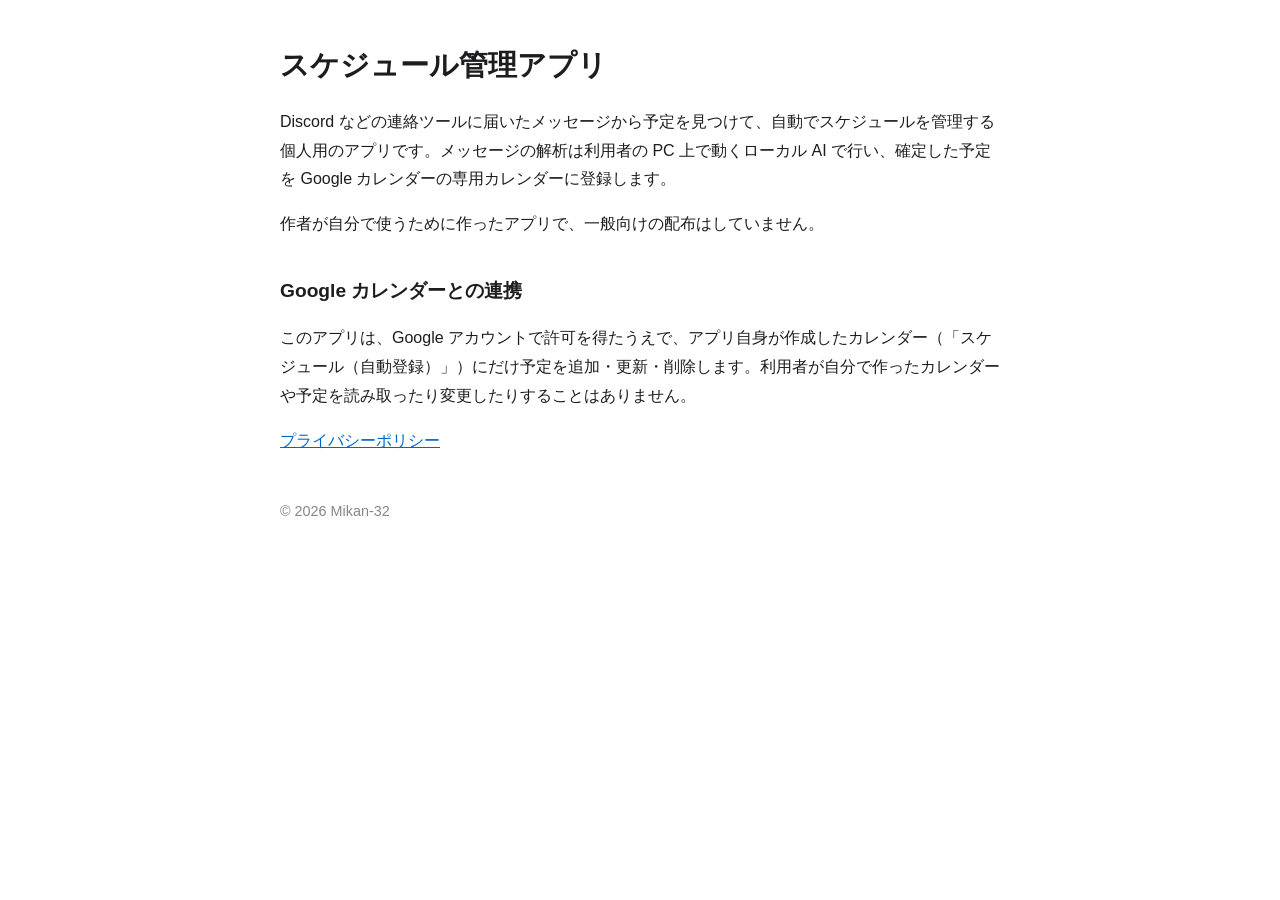
<file: index.html>
<!doctype html>
<html lang="ja">
<head>
<meta charset="utf-8">
<meta name="viewport" content="width=device-width, initial-scale=1">
<title>スケジュール管理アプリ</title>
<style>
body{font-family:-apple-system,BlinkMacSystemFont,"Hiragino Sans","Yu Gothic UI","Meiryo",sans-serif;max-width:720px;margin:40px auto;padding:0 20px;line-height:1.8;color:#1d1d1f;background:#fff}
h1{font-size:1.8em;margin-bottom:.4em}
h2{font-size:1.2em;margin-top:1.8em}
a{color:#0066cc}
code{font-size:.9em;background:#f2f2f2;padding:1px 4px;border-radius:4px;word-break:break-all}
footer{margin-top:3em;color:#86868b;font-size:.9em}
@media (prefers-color-scheme:dark){body{color:#f5f5f7;background:#000}a{color:#2997ff}code{background:#1d1d1f}}
</style>
</head>
<body>
<h1>スケジュール管理アプリ</h1>
<p>Discord などの連絡ツールに届いたメッセージから予定を見つけて、自動でスケジュールを管理する個人用のアプリです。メッセージの解析は利用者の PC 上で動くローカル AI で行い、確定した予定を Google カレンダーの専用カレンダーに登録します。</p>
<p>作者が自分で使うために作ったアプリで、一般向けの配布はしていません。</p>

<h2>Google カレンダーとの連携</h2>
<p>このアプリは、Google アカウントで許可を得たうえで、アプリ自身が作成したカレンダー（「スケジュール（自動登録）」）にだけ予定を追加・更新・削除します。利用者が自分で作ったカレンダーや予定を読み取ったり変更したりすることはありません。</p>

<p><a href="privacy.html">プライバシーポリシー</a></p>

<footer>&copy; 2026 Mikan-32</footer>
</body>
</html>
</file>
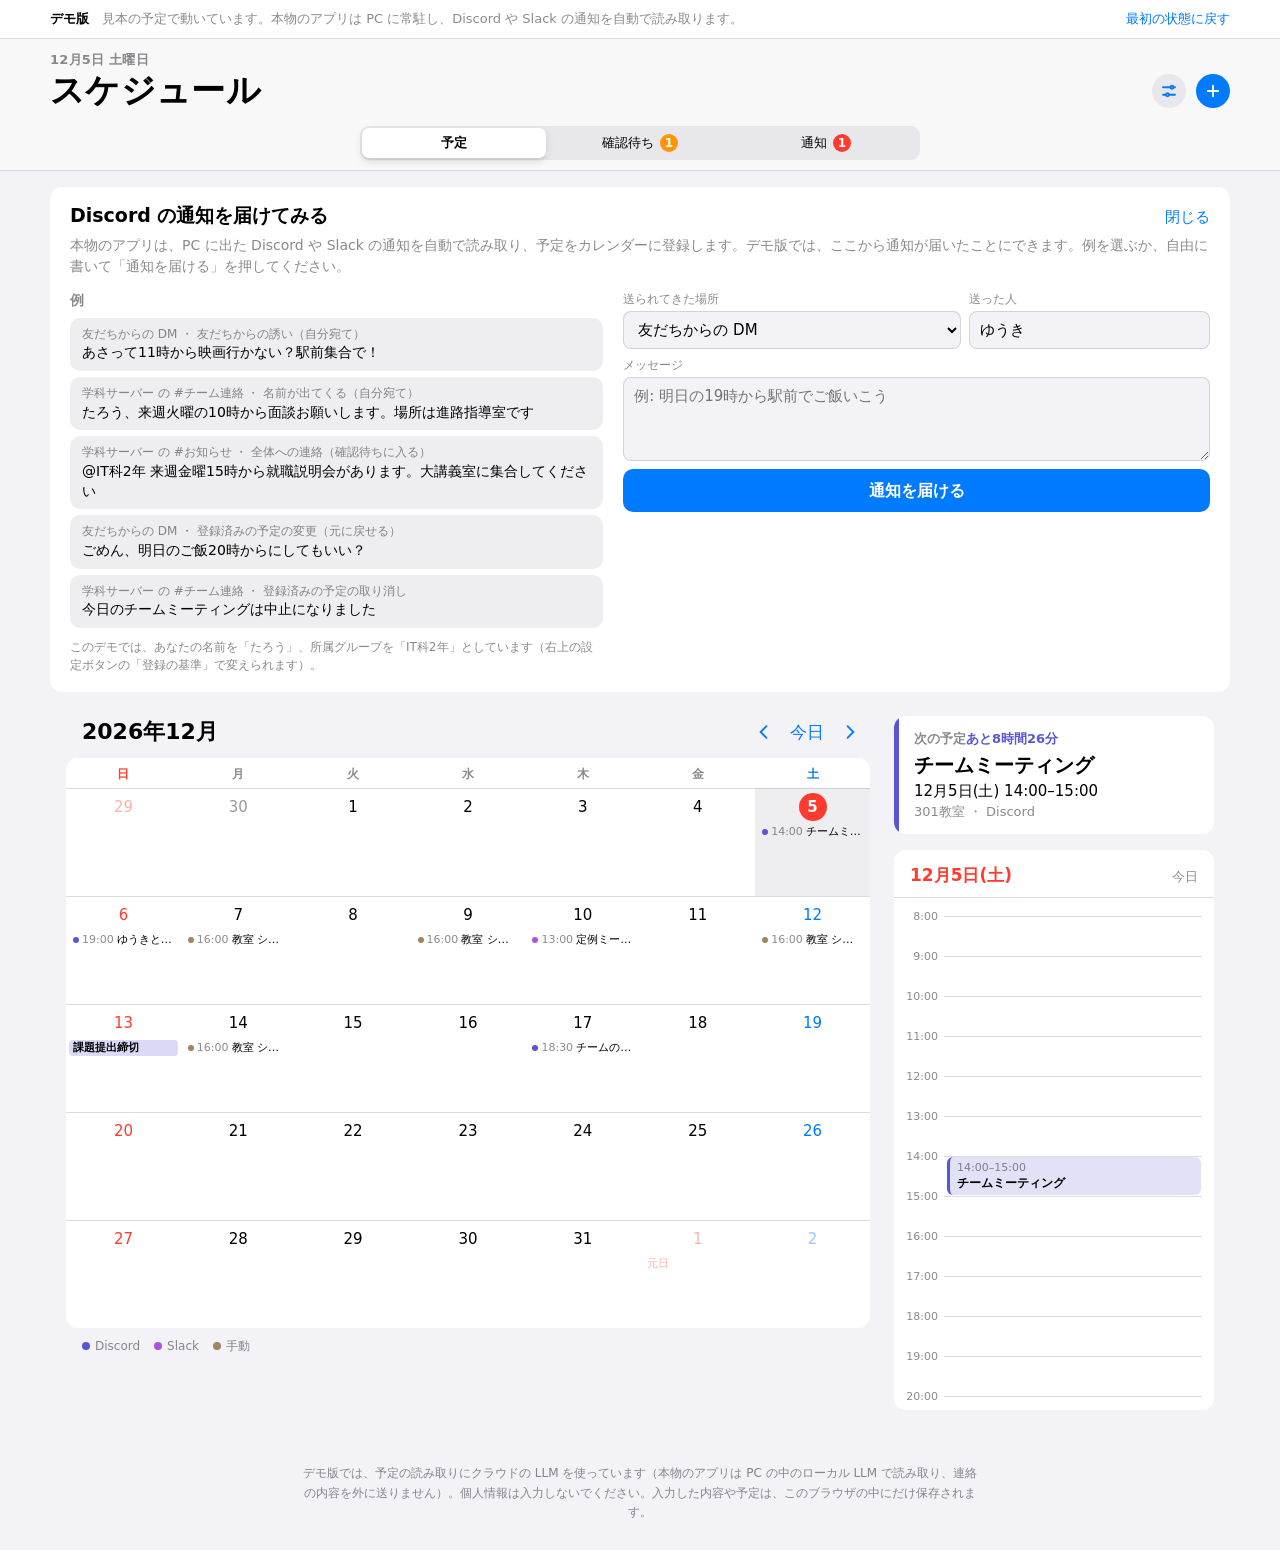
<file: demo/index.html>
<!doctype html>
<html lang="ja">
<head>
  <meta charset="utf-8">
  <meta name="viewport" content="width=device-width, initial-scale=1, viewport-fit=cover">
  <meta name="color-scheme" content="light dark">
  <title>スケジュール管理アプリ（デモ版）</title>
  <meta name="description" content="Discord や Slack に届いた連絡から、予定を自動でカレンダーに登録するアプリのデモ版です。">
  <link rel="stylesheet" href="static/style.css">
  <link rel="stylesheet" href="static/demo.css">
</head>
<body>
  <header class="navbar">
    <div class="navbar-inner">
      <div>
        <p class="eyebrow" id="today-label"></p>
        <h1 class="large-title">スケジュール</h1>
      </div>
      <div class="navbar-actions">
        <button class="icon-button" id="open-settings" aria-label="登録の基準" title="登録の基準（名前・所属グループ・宛先ごとの扱い）">
          <svg viewBox="0 0 24 24" aria-hidden="true"><path d="M4 7h10M18 7h2M4 17h4M12 17h8"/><circle cx="16" cy="7" r="2"/><circle cx="10" cy="17" r="2"/></svg>
        </button>
        <button class="icon-button filled" id="open-sheet" aria-label="予定を追加" title="予定を追加">
          <svg viewBox="0 0 24 24" aria-hidden="true"><path d="M12 5v14M5 12h14"/></svg>
        </button>
      </div>
    </div>
    <nav class="segmented" role="tablist">
      <button role="tab" class="segment active" data-tab="events">予定</button>
      <button role="tab" class="segment" data-tab="pending">確認待ち<span class="badge orange" id="pending-badge" hidden></span></button>
      <button role="tab" class="segment" data-tab="notifications">通知<span class="badge" id="unread-badge" hidden></span></button>
    </nav>
  </header>

  <main id="content" class="content" aria-live="polite"></main>

  <footer class="statusbar" id="statusbar"></footer>

  <!-- 追加シート -->
  <div class="sheet-backdrop" id="sheet" hidden>
    <section class="sheet" role="dialog" aria-modal="true" aria-labelledby="sheet-title">
      <div class="sheet-header">
        <button class="text-button" id="close-sheet">キャンセル</button>
        <h2 id="sheet-title">予定を追加</h2>
        <span class="spacer"></span>
      </div>
      <nav class="segmented small" id="sheet-tabs">
        <button class="segment active" data-mode="analyze">メッセージを解析</button>
        <button class="segment" data-mode="manual">手動で入力</button>
      </nav>

      <form id="analyze-form" class="sheet-body">
        <div class="group">
          <textarea name="text" rows="5" placeholder="Discord などのメッセージや画像・PDF を貼り付け&#10;例: 来週水曜の15時から定例ミーティングです。場所は会議室Aで。"></textarea>
          <div class="thumbs" id="thumbs" hidden></div>
          <div class="row file-row">
            <label class="text-button">
              <input type="file" id="image-input" accept="image/*,application/pdf,.pdf" multiple hidden>画像・PDF を選択
            </label>
            <span class="secondary" id="file-names"></span>
          </div>
        </div>
        <p class="footnote" id="analyze-note"></p>
        <button class="primary-button" type="submit"><span class="label">解析する</span></button>
        <div id="analyze-jobs"></div>
      </form>

      <form id="manual-form" class="sheet-body" hidden>
        <div class="group">
          <label class="row field"><span>タイトル</span><input name="title" required placeholder="定例ミーティング"></label>
          <label class="row field"><span>日付</span><input name="date" type="date" required></label>
          <label class="row field"><span>開始</span><input name="start_time" type="time"></label>
          <label class="row field"><span>終了</span><input name="end_time" type="time"></label>
          <label class="row field"><span>場所</span><input name="location" placeholder="任意"></label>
        </div>
        <p class="footnote">開始時刻を空欄にすると終日の予定になります。</p>
        <button class="primary-button" type="submit"><span class="label">追加</span></button>
      </form>
    </section>
  </div>

  <!-- 登録の基準シート -->
  <div class="sheet-backdrop" id="settings-sheet" hidden>
    <section class="sheet" role="dialog" aria-modal="true" aria-labelledby="settings-title">
      <div class="sheet-header">
        <button class="text-button" id="close-settings" type="button">キャンセル</button>
        <h2 id="settings-title">登録の基準</h2>
        <button class="text-button end" type="submit" form="settings-form">保存</button>
      </div>
      <form id="settings-form" class="sheet-body settings">
        <div class="section-label">あなた</div>
        <div class="group">
          <label class="row field"><span>名前</span><input name="names" placeholder="たろう, タロウ" autocomplete="off"></label>
          <label class="row field"><span>所属グループ</span><input name="groups" placeholder="IT科2年" autocomplete="off"></label>
        </div>
        <p class="footnote">名前はメンションや呼びかけで使われる表示名・ニックネーム、所属グループは @ロール名 やチーム名です（どちらもカンマ区切り）。</p>
        <div class="section-label">宛先ごとの扱い</div>
        <div class="group" id="audience-actions"></div>
        <p class="footnote">「確認」は確認待ちタブで追加するか選べます。「見送り」は通知タブに残り、「自分の予定として追加する」であとから登録できます。名前が出てくるメッセージは、ほかの条件より優先して自分宛てになります。</p>
      </form>
    </section>
  </div>

  <div class="drop-overlay" id="drop-overlay" hidden><div>画像・PDF をドロップして予定を読み取る</div></div>
  <div class="toast" id="toast" hidden></div>
  <script src="static/demo-config.js"></script>
  <script src="static/demo-holidays.js"></script>
  <script src="static/demo-backend.js"></script>
  <script src="static/app.js"></script>
  <script src="static/demo-ui.js"></script>
</body>
</html>
</file>
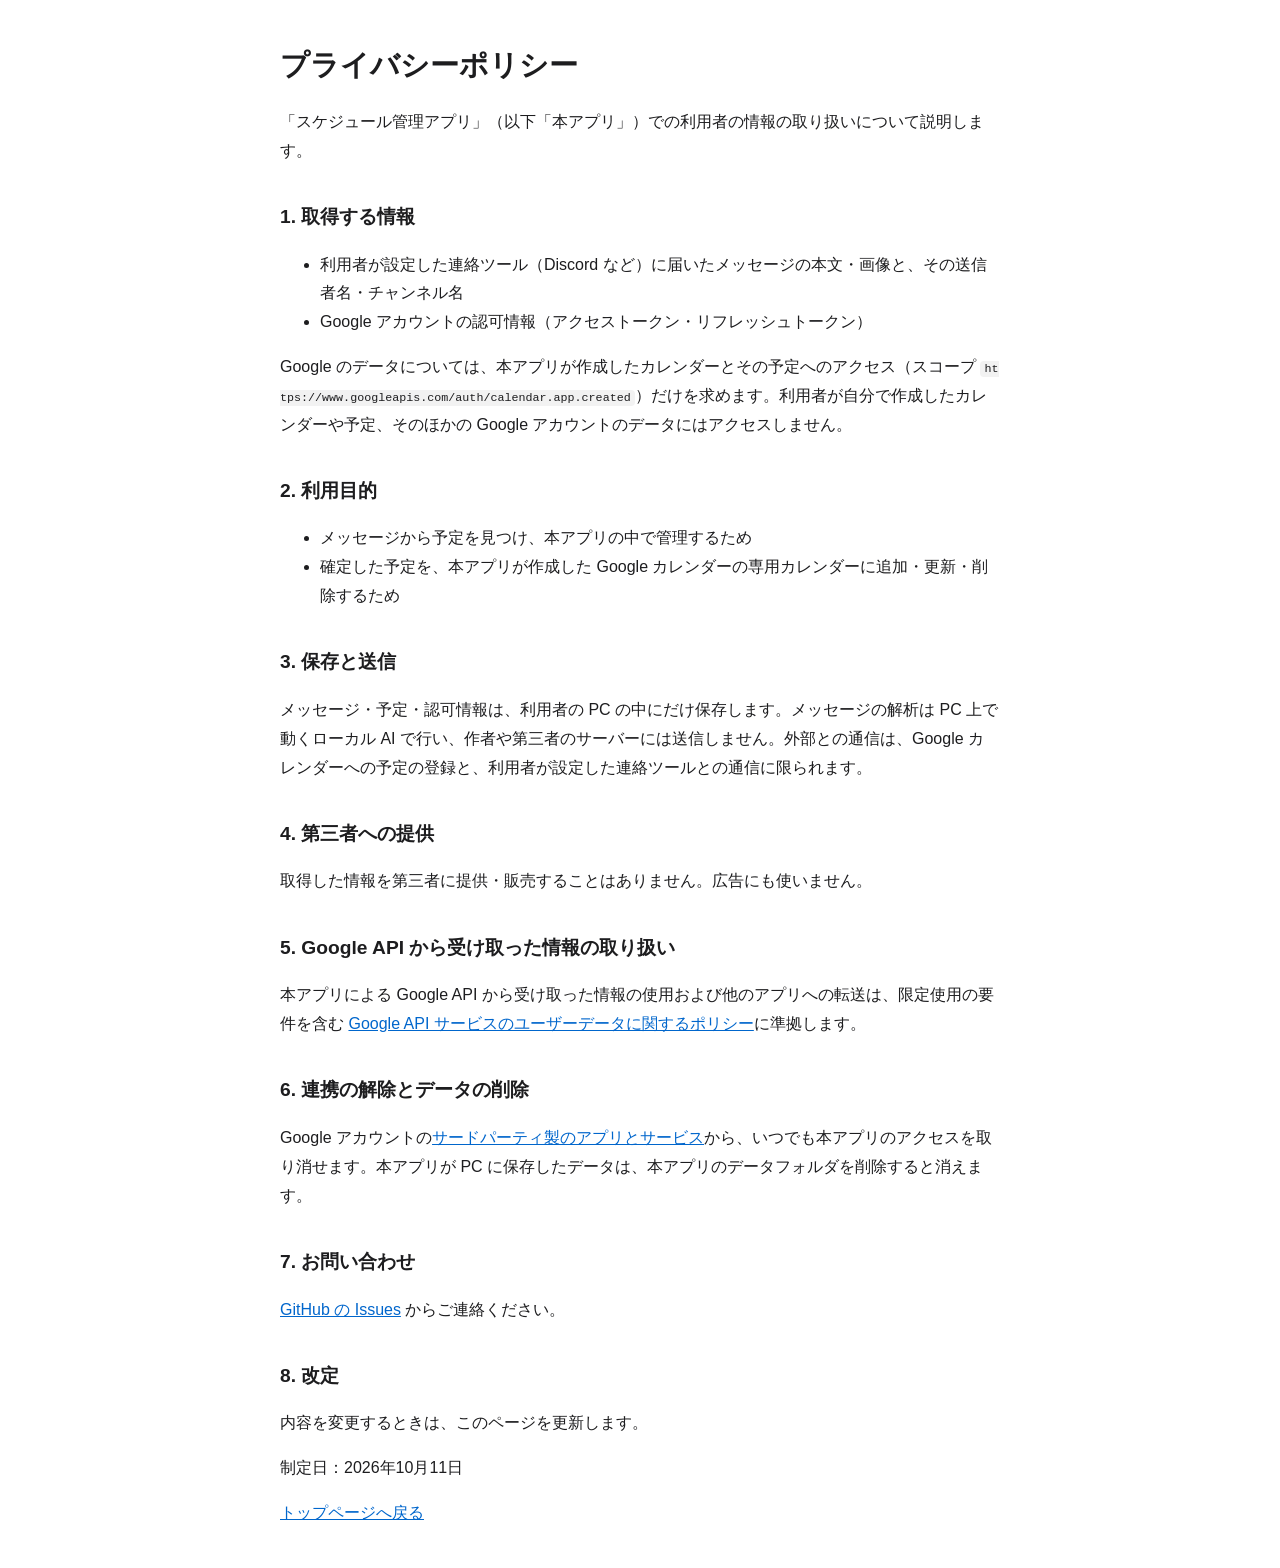
<file: privacy.html>
<!doctype html>
<html lang="ja">
<head>
<meta charset="utf-8">
<meta name="viewport" content="width=device-width, initial-scale=1">
<title>プライバシーポリシー - スケジュール管理アプリ</title>
<style>
body{font-family:-apple-system,BlinkMacSystemFont,"Hiragino Sans","Yu Gothic UI","Meiryo",sans-serif;max-width:720px;margin:40px auto;padding:0 20px;line-height:1.8;color:#1d1d1f;background:#fff}
h1{font-size:1.8em;margin-bottom:.4em}
h2{font-size:1.2em;margin-top:1.8em}
a{color:#0066cc}
code{font-size:.9em;background:#f2f2f2;padding:1px 4px;border-radius:4px;word-break:break-all}
footer{margin-top:3em;color:#86868b;font-size:.9em}
@media (prefers-color-scheme:dark){body{color:#f5f5f7;background:#000}a{color:#2997ff}code{background:#1d1d1f}}
</style>
</head>
<body>
<h1>プライバシーポリシー</h1>
<p>「スケジュール管理アプリ」（以下「本アプリ」）での利用者の情報の取り扱いについて説明します。</p>

<h2>1. 取得する情報</h2>
<ul>
<li>利用者が設定した連絡ツール（Discord など）に届いたメッセージの本文・画像と、その送信者名・チャンネル名</li>
<li>Google アカウントの認可情報（アクセストークン・リフレッシュトークン）</li>
</ul>
<p>Google のデータについては、本アプリが作成したカレンダーとその予定へのアクセス（スコープ <code>https://www.googleapis.com/auth/calendar.app.created</code>）だけを求めます。利用者が自分で作成したカレンダーや予定、そのほかの Google アカウントのデータにはアクセスしません。</p>

<h2>2. 利用目的</h2>
<ul>
<li>メッセージから予定を見つけ、本アプリの中で管理するため</li>
<li>確定した予定を、本アプリが作成した Google カレンダーの専用カレンダーに追加・更新・削除するため</li>
</ul>

<h2>3. 保存と送信</h2>
<p>メッセージ・予定・認可情報は、利用者の PC の中にだけ保存します。メッセージの解析は PC 上で動くローカル AI で行い、作者や第三者のサーバーには送信しません。外部との通信は、Google カレンダーへの予定の登録と、利用者が設定した連絡ツールとの通信に限られます。</p>

<h2>4. 第三者への提供</h2>
<p>取得した情報を第三者に提供・販売することはありません。広告にも使いません。</p>

<h2>5. Google API から受け取った情報の取り扱い</h2>
<p>本アプリによる Google API から受け取った情報の使用および他のアプリへの転送は、限定使用の要件を含む <a href="https://developers.google.com/terms/api-services-user-data-policy">Google API サービスのユーザーデータに関するポリシー</a>に準拠します。</p>

<h2>6. 連携の解除とデータの削除</h2>
<p>Google アカウントの<a href="https://myaccount.google.com/connections">サードパーティ製のアプリとサービス</a>から、いつでも本アプリのアクセスを取り消せます。本アプリが PC に保存したデータは、本アプリのデータフォルダを削除すると消えます。</p>

<h2>7. お問い合わせ</h2>
<p><a href="https://github.com/Mikan-32/schedule-app-site/issues">GitHub の Issues</a> からご連絡ください。</p>

<h2>8. 改定</h2>
<p>内容を変更するときは、このページを更新します。</p>
<p>制定日：2026年10月11日</p>

<p><a href="./">トップページへ戻る</a></p>
</body>
</html>
</file>
<file: demo/static/style.css>
/* Apple Human Interface Guidelines を参考にしたシンプルなスタイル */
:root {
  --bg: #f2f2f7;
  --card: #ffffff;
  --label: #000000;
  --secondary: rgba(60, 60, 67, 0.6);
  --tertiary: rgba(60, 60, 67, 0.3);
  --separator: rgba(60, 60, 67, 0.18);
  --fill: rgba(118, 118, 128, 0.12);
  --bar: rgba(249, 249, 249, 0.8);
  --blue: #007aff;
  --red: #ff3b30;
  --orange: #ff9500;
  --green: #34c759;
  --gray: #8e8e93;
  --radius: 12px;
  font-family: -apple-system, BlinkMacSystemFont, "SF Pro Text", "Hiragino Sans", "Hiragino Kaku Gothic ProN",
    "Segoe UI Variable Text", "Segoe UI", "Yu Gothic UI", Meiryo, system-ui, sans-serif;
  -webkit-font-smoothing: antialiased;
  color-scheme: light dark;
}
@media (prefers-color-scheme: dark) {
  :root {
    --bg: #000000;
    --card: #1c1c1e;
    --label: #ffffff;
    --secondary: rgba(235, 235, 245, 0.6);
    --tertiary: rgba(235, 235, 245, 0.3);
    --separator: rgba(84, 84, 88, 0.6);
    --fill: rgba(118, 118, 128, 0.24);
    --bar: rgba(22, 22, 24, 0.8);
    --blue: #0a84ff;
    --red: #ff453a;
    --orange: #ff9f0a;
    --green: #30d158;
  }
}

* { box-sizing: border-box; }
html, body { margin: 0; background: var(--bg); color: var(--label); }
body { font-size: 17px; line-height: 1.35; min-height: 100vh; display: flex; flex-direction: column; }
button { font: inherit; color: inherit; }
[hidden] { display: none !important; }

/* ---------- Navigation bar ---------- */
.navbar {
  position: sticky; top: 0; z-index: 10;
  background: var(--bar);
  backdrop-filter: saturate(180%) blur(20px);
  -webkit-backdrop-filter: saturate(180%) blur(20px);
  border-bottom: 0.5px solid var(--separator);
  padding: 12px 20px 10px;
}
.navbar-inner, .segmented, .content, .statusbar { max-width: 720px; margin-left: auto; margin-right: auto; width: 100%; }
.navbar-inner { display: flex; align-items: flex-end; justify-content: space-between; }
.eyebrow { margin: 0; color: var(--secondary); font-size: 13px; font-weight: 600; letter-spacing: .02em; }
.large-title { margin: 0; font-size: 34px; font-weight: 700; letter-spacing: .01em; }

.icon-button {
  width: 34px; height: 34px; border-radius: 50%; border: 0; display: grid; place-items: center;
  background: var(--fill); color: var(--blue); cursor: pointer; transition: opacity .15s;
}
.icon-button.filled { background: var(--blue); color: #fff; }
.navbar-actions { display: flex; gap: 10px; align-items: center; margin-bottom: 6px; }
.icon-button svg { width: 18px; height: 18px; stroke: currentColor; stroke-width: 2.4; fill: none; stroke-linecap: round; }
.icon-button:active { opacity: .6; }

/* ---------- Segmented control ---------- */
.segmented {
  display: flex; gap: 2px; margin-top: 12px; padding: 2px; border-radius: 9px; background: var(--fill);
}
.segment {
  flex: 1; border: 0; background: transparent; padding: 6px 8px; border-radius: 7px;
  font-size: 13px; font-weight: 500; cursor: pointer; display: inline-flex; align-items: center; justify-content: center; gap: 6px;
}
.segment.active { background: var(--card); box-shadow: 0 3px 8px rgba(0,0,0,.12), 0 3px 1px rgba(0,0,0,.04); font-weight: 600; }
@media (prefers-color-scheme: dark) { .segment.active { background: #636366; } }
.segmented.small { margin: 0 16px 8px; width: auto; }

.badge {
  min-width: 18px; height: 18px; padding: 0 5px; border-radius: 9px; background: var(--red); color: #fff;
  font-size: 12px; font-weight: 600; line-height: 18px; text-align: center;
}
.badge.orange { background: var(--orange); }

/* ---------- Content ---------- */
.content { flex: 1; padding: 8px 16px 40px; }
.section-header {
  margin: 22px 16px 6px; font-size: 13px; color: var(--secondary); text-transform: uppercase; letter-spacing: .02em;
  display: flex; justify-content: space-between; align-items: baseline;
}
.section-header strong { color: var(--label); font-weight: 600; text-transform: none; font-size: 15px; }
.section-header .today { color: var(--red); }

.group { background: var(--card); border-radius: var(--radius); overflow: hidden; }
.row { display: flex; align-items: center; gap: 12px; padding: 11px 16px; position: relative; min-height: 44px; }
.row + .row::before {
  content: ""; position: absolute; top: 0; left: 16px; right: 0; border-top: 0.5px solid var(--separator);
}

.event-row .time { width: 64px; flex-shrink: 0; font-size: 15px; font-variant-numeric: tabular-nums; }
.event-row .time small { display: block; color: var(--secondary); font-size: 13px; }
.event-row .bar { width: 4px; align-self: stretch; border-radius: 2px; background: var(--blue); flex-shrink: 0; }
.event-row .bar.allday { background: var(--green); }
.event-row .bar.pending { background: var(--orange); }
.event-row .body { flex: 1; min-width: 0; }
.event-row .title { font-weight: 500; overflow-wrap: anywhere; }
.event-row .meta { color: var(--secondary); font-size: 13px; margin-top: 2px; overflow-wrap: anywhere; }
.event-row .meta a { color: var(--blue); text-decoration: none; }
.event-row .delete { opacity: 0; transition: opacity .15s; color: var(--red); background: transparent; }
.event-row:hover .delete, .event-row .delete:focus-visible { opacity: 1; }
@media (hover: none) { .event-row .delete { opacity: 1; } }

.secondary { color: var(--secondary); font-size: 15px; }
.footnote { color: var(--secondary); font-size: 13px; margin: 8px 16px 16px; }

.empty { text-align: center; color: var(--secondary); padding: 72px 20px; }
.empty .glyph { font-size: 44px; color: var(--tertiary); display: block; margin-bottom: 8px; font-weight: 200; }
.empty h3 { margin: 0 0 4px; color: var(--label); font-size: 20px; font-weight: 600; }
.empty p { margin: 0; font-size: 15px; }

/* ---------- Calendar ---------- */
/* 連絡元ごとの色（Apple のシステムカラー。赤は今日・祝日、オレンジは確認待ちに使うので避ける） */
.app-discord { --c: #5856d6; }
.app-slack { --c: #af52de; }
.app-teams { --c: #30b0c7; }
.app-zoom { --c: #007aff; }
.app-line { --c: #34c759; }
.app-manual { --c: #a2845e; }
.app-other { --c: #8e8e93; }
@media (prefers-color-scheme: dark) {
  .app-discord { --c: #5e5ce6; }
  .app-slack { --c: #bf5af2; }
  .app-teams { --c: #40c8e0; }
  .app-zoom { --c: #0a84ff; }
  .app-line { --c: #30d158; }
  .app-manual { --c: #ac8e68; }
  .app-other { --c: #98989d; }
}

.cal-header { display: flex; align-items: center; justify-content: space-between; margin: 16px 4px 10px 16px; }
.cal-title { margin: 0; font-size: 22px; font-weight: 700; font-variant-numeric: tabular-nums; }
.cal-nav { display: flex; align-items: center; gap: 2px; }
.cal-nav .icon-button { width: 32px; height: 32px; background: transparent; }
.cal-nav .icon-button svg { width: 20px; height: 20px; stroke-width: 2.2; }
.cal-nav .text-button { padding: 4px 8px; }

.calendar .weekdays, .calendar .days { display: grid; grid-template-columns: repeat(7, minmax(0, 1fr)); }
.calendar .weekdays { padding: 8px 0 6px; }
.calendar .weekdays span { text-align: center; font-size: 12px; font-weight: 600; color: var(--secondary); }
.calendar .weekdays span:first-child { color: var(--red); }
.calendar .weekdays span:last-child { color: var(--blue); }
.calendar .day {
  border: 0; border-top: 0.5px solid var(--separator); background: transparent; cursor: pointer; text-align: left;
  min-width: 0; min-height: 92px; padding: 4px 3px 6px; display: flex; flex-direction: column; align-items: stretch; gap: 3px;
  transition: background .15s;
}
.calendar .day:hover { background: rgba(118, 118, 128, .06); }
.calendar .day.selected { background: var(--fill); }
.calendar .day:focus-visible { outline: 2px solid var(--blue); outline-offset: -2px; border-radius: 8px; }
.calendar .num {
  align-self: center; width: 28px; height: 28px; border-radius: 50%; display: grid; place-items: center;
  font-size: 15px; font-weight: 500; font-variant-numeric: tabular-nums;
}
.calendar .sat .num { color: var(--blue); }
.calendar .sun .num, .calendar .holiday .num { color: var(--red); }
.calendar .selected .num { background: var(--label); color: var(--card); font-weight: 700; }
.calendar .today .num { background: var(--red); color: #fff; font-weight: 700; }
.calendar .outside .num, .calendar .outside .chips, .calendar .outside .dots { opacity: .4; }

.calendar .chips { display: flex; flex-direction: column; gap: 2px; min-width: 0; }
.calendar .holiday-label {
  padding: 0 4px; font-size: 11px; line-height: 15px; color: var(--red);
  white-space: nowrap; overflow: hidden; text-overflow: ellipsis;
}
.calendar .chip {
  display: flex; align-items: center; gap: 3px; min-width: 0; padding: 0 4px; border-radius: 4px;
  font-size: 11px; line-height: 16px; white-space: nowrap; overflow: hidden;
}
.calendar .chip::before { content: ""; width: 6px; height: 6px; border-radius: 50%; background: var(--c); flex-shrink: 0; }
.calendar .chip.allday { background: color-mix(in srgb, var(--c) 22%, transparent); font-weight: 600; }
.calendar .chip.allday::before { display: none; }
.calendar .chip-time { color: var(--secondary); font-variant-numeric: tabular-nums; flex-shrink: 0; }
/* マスが狭いときは時刻を省いて予定名を優先 */
.calendar { container-type: inline-size; }
@container (max-width: 700px) { .calendar .chip-time { display: none; } }
.calendar .chip-title { overflow: hidden; text-overflow: ellipsis; min-width: 0; }
.calendar .more { padding: 0 4px; font-size: 11px; color: var(--secondary); }
.calendar .dots { display: none; }

.legend { display: flex; flex-wrap: wrap; gap: 6px 14px; margin: 10px 16px 0; font-size: 12px; color: var(--secondary); }
.legend span { display: inline-flex; align-items: center; gap: 5px; }
.legend i { width: 8px; height: 8px; border-radius: 50%; background: var(--c); }

.section-header .sub, .day-panel-header .sub { display: inline-flex; gap: 8px; }
.holiday-name { color: var(--red); }
.day-list .event-row .bar { background: var(--c); }

/* 右側（広い画面だけ）: 次の予定・選んだ日の時間軸 */
.cal-side { display: none; }
.next-up {
  position: relative; display: flex; flex-direction: column; gap: 2px; width: 100%; padding: 14px 16px 14px 20px;
  border: 0; text-align: left; color: var(--label); font: inherit;
}
.next-up::before { content: ""; position: absolute; left: 0; top: 0; bottom: 0; width: 5px; background: var(--c); }
button.next-up { cursor: pointer; transition: background .15s; }
button.next-up:hover { background: color-mix(in srgb, var(--c) 7%, var(--card)); }
.next-up:focus-visible { outline: 2px solid var(--blue); outline-offset: 2px; }
.next-label { display: flex; justify-content: space-between; font-size: 13px; font-weight: 600; color: var(--secondary); }
.next-label .until { color: var(--c); }
.next-title { margin-top: 2px; font-size: 20px; font-weight: 700; overflow-wrap: anywhere; }
.next-when { font-size: 15px; font-variant-numeric: tabular-nums; }
.next-meta { font-size: 13px; color: var(--secondary); }

.day-panel-header { display: flex; justify-content: space-between; align-items: baseline; gap: 8px; padding: 14px 16px 10px; }
.day-panel-header strong { font-size: 17px; font-weight: 700; }
.day-panel-header strong.today { color: var(--red); }
.day-panel-header .sub { font-size: 13px; color: var(--secondary); }
.day-panel > .row.secondary { border-top: 0.5px solid var(--separator); }

.allday-row { display: flex; gap: 8px; align-items: flex-start; padding: 8px 12px 10px 0; border-top: 0.5px solid var(--separator); }
.allday-label { width: 44px; flex-shrink: 0; padding-top: 4px; text-align: right; font-size: 11px; color: var(--secondary); }
.allday-list { flex: 1; min-width: 0; display: flex; flex-direction: column; gap: 4px; }
.allday-pill {
  display: flex; align-items: center; gap: 4px; min-width: 0; padding: 2px 2px 2px 8px; border-radius: 6px;
  background: color-mix(in srgb, var(--c) 22%, transparent); font-size: 13px; font-weight: 600; line-height: 20px;
}
.allday-pill .pill-title { flex: 1; min-width: 0; overflow: hidden; text-overflow: ellipsis; white-space: nowrap; }

.timeline { padding: 12px 12px 14px 0; border-top: 0.5px solid var(--separator); }
.tl-grid { position: relative; margin-top: 6px; }
.tl-grid .hour { position: absolute; left: 50px; right: 0; border-top: 0.5px solid var(--separator); }
.tl-grid .hour span {
  position: absolute; right: 100%; top: -7px; padding-right: 6px; font-size: 11px; line-height: 14px;
  color: var(--secondary); font-variant-numeric: tabular-nums; white-space: nowrap;
}
.tl-events { position: absolute; top: 0; bottom: 0; left: 52px; right: 0; }
.tl-event {
  position: absolute; display: flex; flex-direction: column; gap: 1px; overflow: hidden; padding: 3px 24px 3px 7px;
  border-radius: 6px; border-left: 3px solid var(--c); background: color-mix(in srgb, var(--c) 18%, var(--card));
  font-size: 12px; line-height: 15px;
}
.tl-event .tl-time { font-size: 11px; color: var(--secondary); font-variant-numeric: tabular-nums; }
.tl-event .tl-title {
  font-weight: 600; overflow: hidden; overflow-wrap: anywhere; display: -webkit-box; -webkit-line-clamp: 2; -webkit-box-orient: vertical;
}
.tl-event .tl-meta { font-size: 11px; color: var(--secondary); white-space: nowrap; overflow: hidden; text-overflow: ellipsis; }
.tl-event .tl-meta a { color: var(--blue); text-decoration: none; }
.tl-event.short { flex-direction: row; align-items: center; gap: 6px; white-space: nowrap; }
.tl-event.short .tl-title { display: block; text-overflow: ellipsis; }
.now-line { position: absolute; left: 48px; right: 0; z-index: 2; border-top: 2px solid var(--red); pointer-events: none; }
.now-line::before { content: ""; position: absolute; left: -4px; top: -5px; width: 8px; height: 8px; border-radius: 50%; background: var(--red); }

.tl-event .delete, .allday-pill .delete {
  width: 22px; height: 22px; flex-shrink: 0; background: transparent; color: var(--red); opacity: 0; transition: opacity .15s;
}
.tl-event .delete { position: absolute; top: 1px; right: 1px; }
.tl-event .delete svg, .allday-pill .delete svg { width: 13px; height: 13px; }
.tl-event:hover .delete, .allday-pill:hover .delete, .tl-event .delete:focus-visible, .allday-pill .delete:focus-visible { opacity: 1; }
@media (hover: none) { .tl-event .delete, .allday-pill .delete { opacity: 1; } }

/* 広い画面: macOS のカレンダーのように 2 列（左に月、右に次の予定と選んだ日） */
@media (min-width: 960px) {
  .navbar-inner { max-width: 1180px; }
  .navbar .segmented { max-width: 560px; }
  body[data-tab="events"] .content { max-width: 1180px; }
  .cal-layout { display: grid; grid-template-columns: minmax(0, 1fr) 320px; gap: 24px; align-items: start; }
  .cal-side { display: flex; flex-direction: column; gap: 16px; padding-top: 16px; }
  .day-list { display: none; }
  .calendar .day { min-height: 108px; }
}

/* 狭い画面（スマホ）では iPhone のカレンダーのように点だけ */
@media (max-width: 560px) {
  .calendar .day { min-height: 52px; align-items: center; padding: 4px 0 6px; }
  .calendar .chips { display: none; }
  .calendar .dots { display: flex; justify-content: center; gap: 3px; height: 5px; }
  .calendar .dots i { width: 5px; height: 5px; border-radius: 50%; background: var(--c); }
}

/* ---------- Pending card ---------- */
.pending-card { margin-top: 16px; }
.pending-card .heading { padding: 14px 16px 4px; font-size: 13px; color: var(--orange); font-weight: 600; }
.pending-card .label-small { padding: 10px 16px 0; font-size: 13px; color: var(--secondary); }
.pending-card .reason { padding: 0 16px; font-size: 13px; color: var(--secondary); }
.pending-card .quote {
  margin: 12px 16px 0; padding: 8px 12px; border-left: 3px solid var(--fill); font-size: 13px; color: var(--secondary);
  white-space: pre-wrap; overflow: hidden; display: -webkit-box; -webkit-line-clamp: 4; -webkit-box-orient: vertical;
}
.pending-card .quote a { color: var(--blue); text-decoration: none; }
.actions { display: flex; gap: 10px; padding: 12px 16px 16px; }
.actions button { flex: 1; }

.primary-button, .secondary-button {
  border: 0; border-radius: 10px; padding: 11px 16px; font-size: 17px; font-weight: 600; cursor: pointer;
  display: inline-flex; justify-content: center; align-items: center; gap: 8px; transition: opacity .15s;
}
.primary-button { background: var(--blue); color: #fff; width: 100%; }
.sheet-body .primary-button { width: calc(100% - 32px); margin: 0 16px; }
.secondary-button { background: var(--fill); color: var(--blue); }
.primary-button:active, .secondary-button:active { opacity: .7; }
.primary-button:disabled { opacity: .5; cursor: default; }
.text-button { border: 0; background: transparent; color: var(--blue); cursor: pointer; font-size: 17px; padding: 0; }

/* ---------- Notifications ---------- */
.notif-row { align-items: flex-start; }
.notif-row .dot { width: 8px; height: 8px; border-radius: 50%; margin-top: 7px; flex-shrink: 0; background: var(--blue); }
.notif-row .dot.conflict { background: var(--orange); }
.notif-row .dot.resolved { background: var(--gray); }
.notif-row .dot.cancelled { background: var(--red); }
.notif-row .dot.change_pending, .notif-row .dot.held { background: var(--orange); }
.notif-row .dot.undone, .notif-row .dot.skipped, .notif-row .dot.info { background: var(--gray); }
.notif-row .undo { display: block; margin-top: 4px; font-size: 15px; }
.notif-row .dot.read { opacity: 0; }
.notif-row .msg { white-space: pre-wrap; flex: 1; overflow-wrap: anywhere; }
.notif-row .when { color: var(--secondary); font-size: 13px; flex-shrink: 0; }
.toolbar { display: flex; justify-content: flex-end; margin: 16px 16px 0; }

/* ---------- Status bar ---------- */
.statusbar { padding: 12px 20px 24px; color: var(--secondary); font-size: 12px; display: flex; flex-wrap: wrap; gap: 6px 16px; justify-content: center; }
.statusbar .item { display: inline-flex; align-items: center; gap: 6px; }
.statusbar .light { width: 7px; height: 7px; border-radius: 50%; background: var(--gray); }
.statusbar .light.ok { background: var(--green); }
.statusbar .light.ng { background: var(--red); }
.statusbar .light.wait { background: var(--orange); }
.statusbar button { font-size: 12px; }
.statusbar a { color: var(--blue); text-decoration: none; }

/* ---------- Sheet ---------- */
.sheet-backdrop {
  position: fixed; inset: 0; z-index: 20; background: rgba(0,0,0,.35);
  display: flex; align-items: flex-end; justify-content: center; animation: fade .2s ease;
}
.sheet {
  width: 100%; max-width: 560px; max-height: 92vh; overflow: auto; background: var(--bg);
  border-radius: 14px 14px 0 0; padding-bottom: 28px; animation: rise .28s cubic-bezier(.2,.8,.2,1);
}
@media (min-width: 700px) {
  .sheet-backdrop { align-items: center; }
  .sheet { border-radius: 14px; }
}
.sheet-header { display: grid; grid-template-columns: 1fr auto 1fr; align-items: center; padding: 14px 16px 12px; }
.sheet-header h2 { margin: 0; font-size: 17px; font-weight: 600; }
.sheet-header .text-button { justify-self: start; }
.sheet-header .text-button.end { justify-self: end; font-weight: 600; }
.sheet-body .group { margin: 8px 16px 0; }
textarea, .field input {
  font: inherit; color: inherit; background: transparent; border: 0; outline: none; width: 100%;
}
textarea { padding: 12px 16px; resize: vertical; min-height: 120px; display: block; }
.file-row { border-top: 0.5px solid var(--separator); justify-content: space-between; }
.field span { width: 72px; flex-shrink: 0; }
.field input { text-align: right; }
.field input[type="date"], .field input[type="time"] { color: var(--blue); }

.footnote.warn { color: var(--orange); }

/* 登録の基準 */
.section-label { margin: 16px 32px 6px; font-size: 13px; color: var(--secondary); }
.settings .field span { width: auto; white-space: nowrap; }
.settings .field input::placeholder { color: var(--tertiary); }
.rule-row { flex-wrap: wrap; row-gap: 8px; }
.rule-row .body { flex: 1 1 180px; min-width: 0; }
.rule-row .title { font-weight: 500; }
.rule-row .meta { color: var(--secondary); font-size: 13px; margin-top: 2px; }
.segmented.mini { margin: 0; flex: 0 0 auto; width: 192px; }
.segmented.mini .segment { padding: 5px 6px; }

/* 貼り付けた画像 */
.thumbs { display: flex; flex-wrap: wrap; gap: 8px; padding: 0 16px 12px; }
.thumb { position: relative; width: 76px; height: 76px; border-radius: 8px; overflow: hidden; background: var(--fill); }
.thumb img { width: 100%; height: 100%; object-fit: cover; display: block; }
.thumb-remove {
  position: absolute; top: 4px; right: 4px; width: 22px; height: 22px; padding: 0; border: 0; border-radius: 50%;
  background: rgba(0,0,0,.6); color: #fff; font-size: 13px; line-height: 22px; cursor: pointer;
}
.pdf-tile {
  width: 100%; height: 100%; display: flex; flex-direction: column; align-items: center; justify-content: center; gap: 4px;
  padding: 6px; background: var(--card); border: 0.5px solid var(--separator); border-radius: 8px; overflow: hidden;
}
.pdf-badge { background: var(--red); color: #fff; font-size: 11px; font-weight: 700; padding: 1px 6px; border-radius: 4px; }
.pdf-name { font-size: 10px; line-height: 1.25; color: var(--secondary); text-align: center; overflow-wrap: anywhere;
  display: -webkit-box; -webkit-line-clamp: 2; -webkit-box-orient: vertical; overflow: hidden; }
.pdf-tile.small { width: 44px; height: 44px; padding: 0; border-radius: 6px; }
.thumb-remove:focus-visible { outline: 2px solid var(--blue); outline-offset: 1px; }

/* 送った解析（裏で精査中・結果） */
#analyze-jobs { margin: 16px; }
#analyze-jobs .group { margin: 0; }
.job-row { align-items: flex-start; }
.job-thumbs { display: flex; gap: 4px; flex-shrink: 0; }
.job-thumbs img { width: 44px; height: 44px; border-radius: 6px; object-fit: cover; display: block; background: var(--fill); }
.job-body { flex: 1; min-width: 0; }
.job-title { font-size: 15px; overflow: hidden; text-overflow: ellipsis; white-space: nowrap; }
.job-status { margin-top: 4px; display: flex; flex-direction: column; gap: 6px; font-size: 13px; color: var(--secondary); }
.job-status .line { display: flex; align-items: center; gap: 6px; }
.job-status .error { color: var(--red); }
.job-status .text-button { font-size: 15px; }
.job-result { display: flex; align-items: center; gap: 8px; font-size: 15px; color: var(--label); }
.job-dismiss { font-size: 20px; line-height: 20px; color: var(--secondary); }
.spinner.gray { width: 12px; height: 12px; flex-shrink: 0; border-color: var(--separator); border-top-color: var(--secondary); }

/* 画像のドラッグ＆ドロップ */
.drop-overlay {
  position: fixed; inset: 8px; z-index: 40; pointer-events: none; display: grid; place-items: center;
  border: 3px dashed var(--blue); border-radius: 16px; background: rgba(0,122,255,.08);
}
.drop-overlay div { background: var(--blue); color: #fff; padding: 12px 20px; border-radius: 12px; font-size: 17px; font-weight: 600; }
.result-tag { font-size: 12px; font-weight: 600; padding: 2px 8px; border-radius: 6px; flex-shrink: 0; }
.result-tag.added { background: rgba(52,199,89,.15); color: var(--green); }
.result-tag.pending { background: rgba(255,149,0,.15); color: var(--orange); }
.result-tag.duplicate, .result-tag.skipped { background: var(--fill); color: var(--secondary); }
.result-tag.updated, .result-tag.merged { background: rgba(0,122,255,.15); color: var(--blue); }
.result-tag.cancelled { background: rgba(255,59,48,.15); color: var(--red); }
.result-tag.change_pending { background: rgba(255,149,0,.15); color: var(--orange); }

.spinner {
  width: 16px; height: 16px; border-radius: 50%; border: 2px solid rgba(255,255,255,.4); border-top-color: #fff;
  animation: spin .8s linear infinite;
}

/* ---------- Toast ---------- */
.toast {
  position: fixed; left: 50%; bottom: 32px; transform: translateX(-50%); z-index: 30;
  background: rgba(30,30,30,.92); color: #fff; padding: 10px 18px; border-radius: 20px; font-size: 15px;
  box-shadow: 0 8px 24px rgba(0,0,0,.2); animation: fade .2s ease; max-width: 90vw;
}

@keyframes fade { from { opacity: 0; } }
@keyframes rise { from { transform: translateY(40px); opacity: 0; } }
@keyframes spin { to { transform: rotate(360deg); } }
@media (prefers-reduced-motion: reduce) { * { animation: none !important; transition: none !important; } }
</file>
<file: demo/static/demo.css>
/* デモ版だけの見た目（本体の style.css に足す） */
.demo-banner {
  background: var(--card);
  border-bottom: 0.5px solid var(--separator);
  padding: 8px 20px;
  font-size: 13px;
  color: var(--secondary);
}
.demo-banner-inner {
  max-width: 1180px; margin: 0 auto;
  display: flex; flex-wrap: wrap; align-items: center; gap: 6px 14px;
}
.demo-banner strong { color: var(--label); }
.demo-banner .spacer { flex: 1; }
.demo-banner button {
  border: 0; background: none; color: var(--blue); font-size: 13px; padding: 2px 0; cursor: pointer;
}

/* 通知を届ける */
.demo-notify {
  max-width: 1180px; width: calc(100% - 40px); margin: 16px auto 0;
  background: var(--card); border-radius: var(--radius);
  padding: 16px 20px 18px;
}
@media (max-width: 959px) { .demo-notify { max-width: 720px; } }
.demo-notify-head { display: flex; align-items: baseline; justify-content: space-between; gap: 12px; }
.demo-notify h2 { margin: 0; font-size: 19px; }
.demo-notify .toggle { border: 0; background: none; color: var(--blue); font-size: 15px; cursor: pointer; padding: 0; }
.demo-notify .lead { margin: 6px 0 0; color: var(--secondary); font-size: 14px; line-height: 1.5; }
.demo-notify-body { display: grid; grid-template-columns: minmax(0, 1fr) minmax(0, 1.1fr); gap: 20px; margin-top: 14px; }
@media (max-width: 760px) { .demo-notify-body { grid-template-columns: 1fr; } }
.demo-notify h3 { margin: 0 0 8px; font-size: 14px; color: var(--secondary); font-weight: 600; }
.demo-examples { display: flex; flex-direction: column; gap: 6px; }
.demo-example {
  text-align: left; border: 0; border-radius: 10px; background: var(--fill);
  padding: 8px 12px; font-size: 14px; line-height: 1.4; cursor: pointer;
}
.demo-example small { display: block; color: var(--secondary); font-size: 12px; margin-bottom: 1px; }
.demo-example:hover { filter: brightness(0.97); }
.demo-note { margin: 10px 0 0; color: var(--secondary); font-size: 12px; line-height: 1.5; }

.demo-form { display: flex; flex-direction: column; gap: 8px; }
.demo-form .row2 { display: grid; grid-template-columns: 1.4fr 1fr; gap: 8px; }
.demo-form label { display: flex; flex-direction: column; gap: 4px; font-size: 12px; color: var(--secondary); }
.demo-form select, .demo-form input, .demo-form textarea {
  font: inherit; font-size: 15px; color: var(--label);
  background: var(--bg); border: 0.5px solid var(--separator); border-radius: 8px; padding: 8px 10px;
}
.demo-form textarea { resize: vertical; min-height: 64px; line-height: 1.45; }
.demo-form .send {
  border: 0; border-radius: 10px; background: var(--blue); color: #fff; font-size: 16px; font-weight: 600;
  padding: 11px; cursor: pointer;
}
.demo-form .send:disabled { opacity: .5; cursor: default; }
.demo-result { margin-top: 10px; font-size: 14px; line-height: 1.5; }
.demo-result .line { display: flex; gap: 8px; align-items: baseline; padding: 4px 0; }
.demo-result .muted { color: var(--secondary); }
.demo-result .error { color: var(--red); }
.demo-result .hint { color: var(--secondary); font-size: 12px; margin-top: 2px; }

/* PC に出る通知（Windows の通知の見た目に寄せたもの） */
.demo-toast {
  position: fixed; top: 16px; right: 16px; z-index: 100; width: min(360px, calc(100vw - 32px));
  background: #2b2b2b; color: #fff; border-radius: 8px; padding: 12px 14px 14px;
  box-shadow: 0 8px 28px rgba(0, 0, 0, .35); font-size: 14px; line-height: 1.45;
  transform: translateX(120%); transition: transform .35s ease;
}
.demo-toast.show { transform: none; }
.demo-toast .app { display: flex; align-items: center; gap: 8px; color: rgba(255, 255, 255, .7); font-size: 12px; margin-bottom: 6px; }
.demo-toast .app i { width: 14px; height: 14px; border-radius: 4px; background: #5865f2; display: inline-block; }
.demo-toast .title { font-weight: 600; }
.demo-toast .body { color: rgba(255, 255, 255, .88); white-space: pre-wrap; word-break: break-word; }

/* 状態表示の代わりの注意書き */
.statusbar { display: none; }
.demo-footer {
  max-width: 720px; margin: 0 auto; padding: 14px 20px 28px;
  color: var(--secondary); font-size: 12px; line-height: 1.6; text-align: center;
}

/* 録画 */
.demo-video { border: 0; padding: 0; border-radius: 12px; background: #000; max-width: min(960px, 94vw); }
.demo-video::backdrop { background: rgba(0, 0, 0, .6); }
.demo-video video { display: block; width: 100%; max-height: 80vh; }
.demo-video .close {
  position: absolute; top: 8px; right: 8px; border: 0; border-radius: 50%; width: 30px; height: 30px;
  background: rgba(0, 0, 0, .55); color: #fff; font-size: 18px; cursor: pointer;
}
</file>
